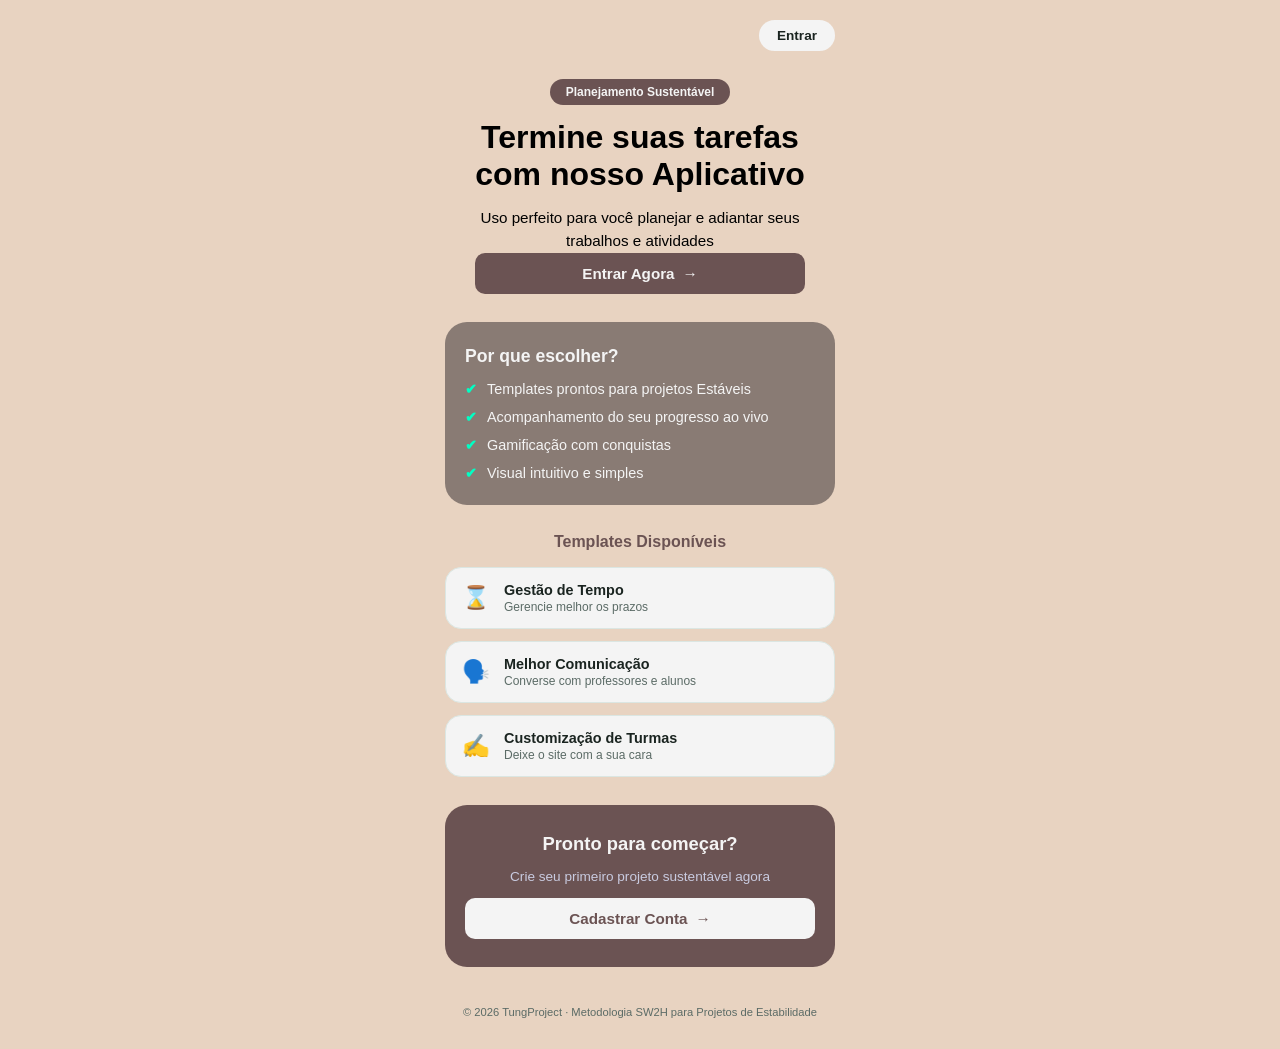
<file: index.html>
<!DOCTYPE html>
<html lang="pt-BR">
<head>
  <meta charset="UTF-8">
  <meta name="viewport" content="width=device-width, initial-scale=1.0">
  <title>TungProject - Planejamento Sustentável</title>
  <link rel="stylesheet" href="style.css">
</head>
<body>
 
  <div class="app">
 
    <!-- ===== HEADER ===== -->
    <header class="header">
      <button id="btn-entrar" class="btn btn-ghost">Entrar</button>
    </header>
 
    <!-- ===== HERO ===== -->
    <section class="hero">
      <span class="badge">Planejamento Sustentável</span>
      <h1 class="hero-title">Termine suas tarefas com nosso Aplicativo</h1>
      <p class="hero-subtitle">
    
        Uso perfeito para você planejar e adiantar seus trabalhos e atividades
      <button id="btn-comecar" class="btn btn-primary">
        Entrar Agora <span class="arrow">→</span>
      </button>
    </section>
 
    <!-- ===== POR QUE ESCOLHER ===== -->
    <section class="section">
      <div class="highlight-box">
        <h2 class="highlight-title">Por que escolher?</h2>
        <ul class="check-list">
          <li><span class="check-icon">✔</span> Templates prontos para projetos Estáveis</li>
          <li><span class="check-icon">✔</span> Acompanhamento do seu progresso ao vivo</li>
          <li><span class="check-icon">✔</span> Gamificação com conquistas</li>
          <li><span class="check-icon">✔</span> Visual intuitivo e simples</li>
        </ul>
      </div>
    </section>
 
    <!-- ===== TEMPLATES DISPONÍVEIS ===== -->
    <section class="section">
      <h2 class="section-title section-title-accent">Templates Disponíveis</h2>
 
      <div class="template-list" id="templates-list">
        <button class="template-item" data-template="residuos">
          <span class="template-icon">⌛​</span>
          <span class="template-text">
            <span class="template-title">Gestão de Tempo</span>
            <span class="template-desc">Gerencie melhor os prazos</span>
          </span>
        </button>
 
        <button class="template-item" data-template="recursos">
          <span class="template-icon">🗣️​</span>
          <span class="template-text">
            <span class="template-title">Melhor Comunicação</span>
            <span class="template-desc">Converse com professores e alunos</span>
          </span>
        </button>
 
        <button class="template-item" data-template="horta">
          <span class="template-icon">✍️​</span>
          <span class="template-text">
            <span class="template-title">Customização de Turmas</span>
            <span class="template-desc">Deixe o site com a sua cara</span>
          </span>
        </button>
      </div>
    </section>
 
    <!-- ===== CTA FINAL ===== -->
    <section class="section">
      <div class="cta-box">
        <h2 class="cta-title">Pronto para começar?</h2>
        <p class="cta-subtitle">Crie seu primeiro projeto sustentável agora</p>
        <button id="btn-criar-conta" class="btn btn-light">
          Cadastrar Conta <span class="arrow">→</span>
        </button>
      </div>
    </section>
 
    <!-- ===== FOOTER ===== -->
    <footer class="footer">
      <p>© 2026 TungProject · Metodologia SW2H para Projetos de Estabilidade</p>
    </footer>
 
  </div>
 
  <script src="script.js"></script>
</body>
</html>
</file>
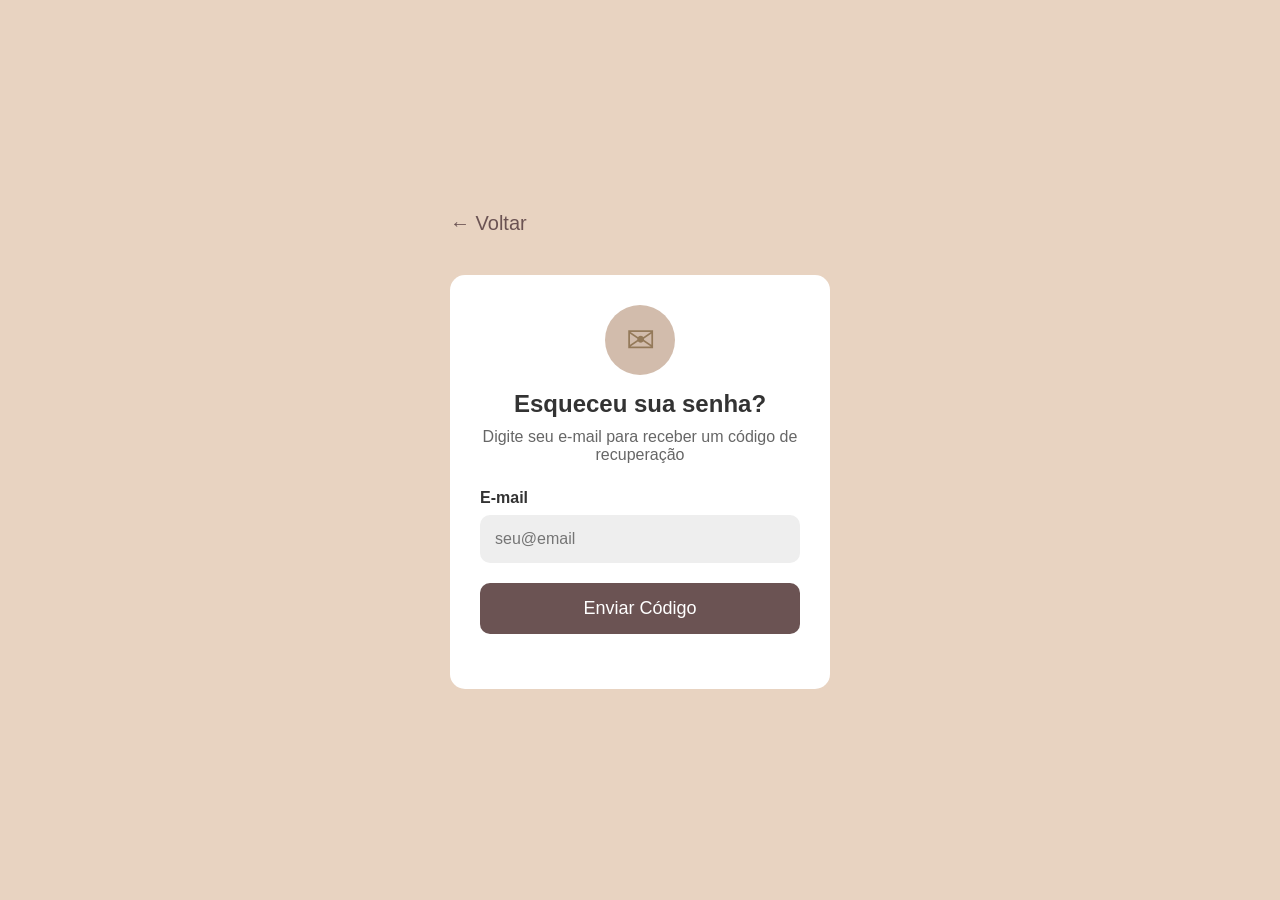
<file: esqueceu-senha.html>
<!DOCTYPE html>
<html lang="pt-BR">
<head>
    <meta charset="UTF-8">
    <meta name="viewport" content="width=device-width, initial-scale=1.0">
    <title>Recuperar Senha</title>
    <link rel="stylesheet" href="esqueceu-senha.css">
</head>
<body>

<div class="container">

    <a href="login.html" class="voltar">← Voltar</a>

    <div class="card">

        <div class="icone">✉</div>

        <h2>Esqueceu sua senha?</h2>

        <p>
            Digite seu e-mail para receber um código de recuperação
        </p>

        <label>E-mail</label>

        <input
            type="email"
            id="email"
            placeholder="seu@email"
        >

        <button id="btnEnviar" class="entrar">
            Enviar Código
        </button>

        <p id="mensagem"></p>

    </div>

</div>

<script src="esqueceu-senha.js"></script>

</body>
</html>
</file>
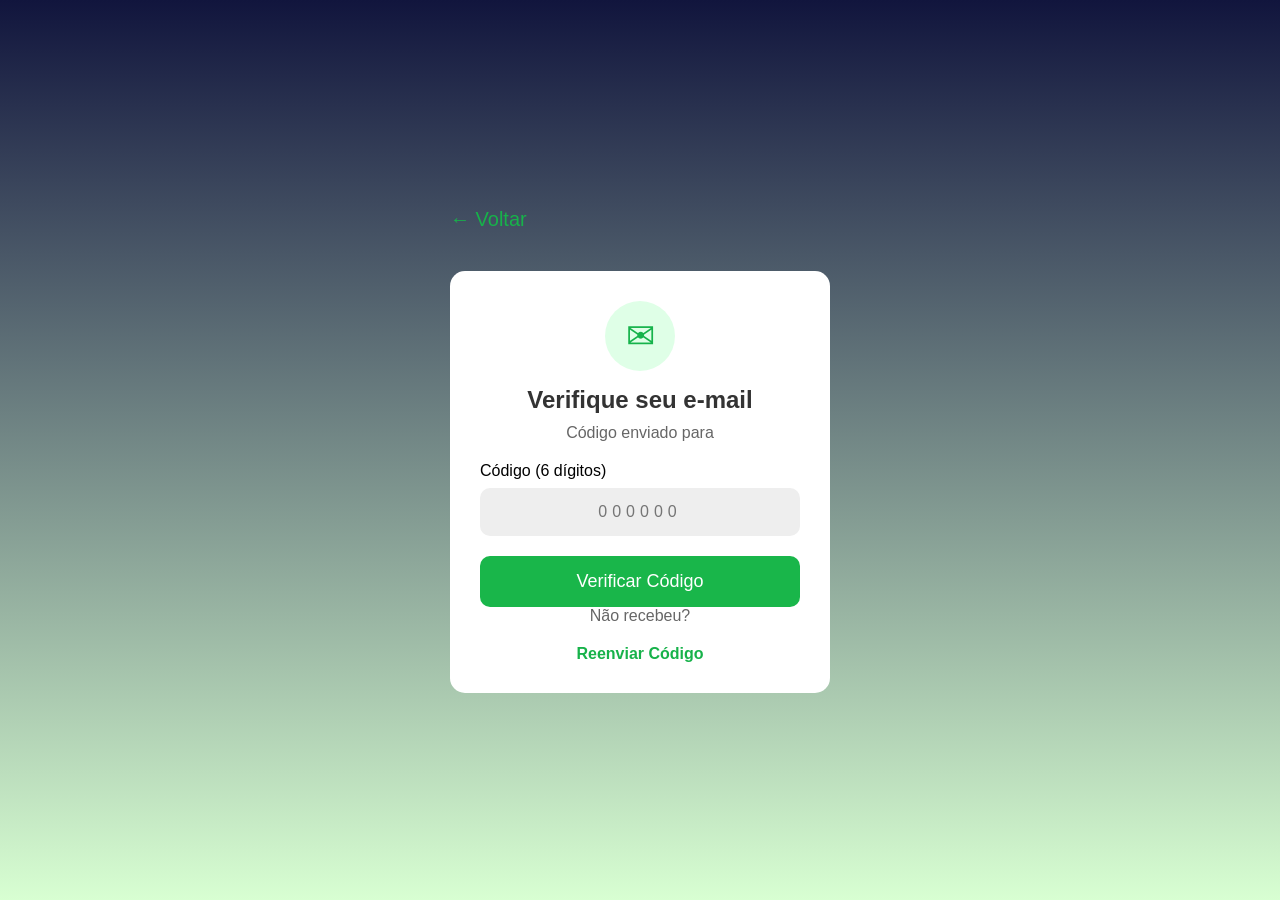
<file: verificar-codigo.html>
<!DOCTYPE html>
<html lang="pt-BR">
<head>
    <meta charset="UTF-8">
    <meta name="viewport" content="width=device-width, initial-scale=1.0">
    <title>Verificar Código</title>
    <link rel="stylesheet" href="verificar-codigo.css">
</head>
<body>

<div class="container">

    <a href="esqueceu-senha.html" class="voltar">← Voltar</a>

    <div class="card">

        <div class="icone">✉</div>

        <h2>Verifique seu e-mail</h2>

        <p>
            Código enviado para
            <br>
            <strong id="emailUsuario"></strong>
        </p>

        <label>Código (6 dígitos)</label>

        <input
            type="text"
            id="codigo"
            maxlength="6"
            placeholder="000000"
        >

        <button class="entrar">
            Verificar Código
        </button>

        <p>Não recebeu?</p>

        <a href="#">Reenviar Código</a>

    </div>

</div>

<script>
const email = localStorage.getItem("emailRecuperacao");
document.getElementById("emailUsuario").textContent = email || "";
</script>

</body>
</html>
</file>
<file: style.css>
/* =========================================================
   EcoProject — base de estilos
   Paleta pode ser trocada depois: basta editar as variáveis
   abaixo em :root.
   ========================================================= */
 
:root {
  /* Cores principais (paleta provisória — troquem à vontade) */
  --color-bg: #e8d3c1;
  --color-bg-soft: #e8d3c1;
  --color-primary: #6b5353;
  --color-primary-dark: #0e0a1170;

  --color-primary-light: #e4f3ef;
  --color-accent: #2f6fed;
  --color-dark-box: #6b5353;
  --color-primary-light: #000000;
  --color-accent: #000000;
  --color-dark-box: #6b5353;

  --color-text: #1a2420;
  --color-text-muted: #5b6b66;
  --color-white: #f4f4f4;
  --color-border: #dbe6e2;
 
  /* Tipografia */
  --font-heading: "Segoe UI", "Helvetica Neue", Arial, sans-serif;
  --font-body: "Segoe UI", "Helvetica Neue", Arial, sans-serif;
 
  /* Espaçamentos */
  --radius-sm: 10px;
  --radius-md: 16px;
  --radius-lg: 22px;
  --gap: 16px;
}
 
* {
  box-sizing: border-box;
}
 
body {
  margin: 0;
  font-family: var(--font-body);
  color: var(--color-text);
  background: linear-gradient(
    180deg,
    var(--color-bg) 0%,
    var(--color-bg) 25%,
    var(--color-bg-soft) 55%
  );

  display: flex;
  justify-content: center;
  min-height: 100vh;
}
 
.app {
  width: 100%;
  max-width: 430px;
  margin: 0 auto;
  padding: 20px;
  display: flex;
  flex-direction: column;
  gap: 28px;
}
 
/* ===== HEADER ===== */
.header {
  width: 100%;
  display: flex;
  justify-content: flex-end;
}
 
/* ===== BOTÕES ===== */
.btn {
  cursor: pointer;
  border: none;
  border-radius: var(--radius-sm);
  font-family: inherit;
  font-weight: 600;
  font-size: 0.95rem;
  padding: 12px 20px;
  display: inline-flex;
  align-items: center;
  justify-content: center;
  gap: 8px;
  transition: transform 0.15s ease, opacity 0.15s ease;
}
 
.btn:hover {
  opacity: 0.9;
}
 
.btn:active {
  transform: scale(0.98);
}
 
.btn:focus-visible {
  outline: 3px solid var(--color-accent);
  outline-offset: 2px;
}
 
.btn-ghost {
  background: var(--color-white);
  color: var(--color-text);
  padding: 8px 18px;
  border-radius: 999px;
  font-size: 0.85rem;
}
 
.btn-primary {
  background: var(--color-primary);
  color: var(--color-white);

  width: 100%;
  max-width: 340px;
}
 
.btn-light {
  background: var(--color-white);
  color: var(--color-dark-box);
  width: 100%;
}
 
.arrow {
  font-weight: 700;
}
 
/* ===== HERO ===== */
.hero {
  width: 100%;
  text-align: center;
  display: flex;
  flex-direction: column;
  align-items: center;
  gap: 14px;

}
 
.badge {
  background: var(--color-primary);
  color: var(--color-white);
  font-size: 0.75rem;
  font-weight: 600;
  padding: 6px 16px;
  border-radius: 999px;
}
 
.hero-title {
  margin: 0;
  font-family: var(--font-heading);
  font-size: 2rem;
  font-weight: 700;
  color: var(--color-primary-light);
}
 
.hero-subtitle {
  margin: 0;
  font-size: 0.95rem;
  color: #000;
  line-height: 1.5;
  width: 100%;
  max-width: 330px;
}
 
/* ===== SEÇÕES ===== */
.section {
  display: flex;
  flex-direction: column;
  gap: 16px;
}
 
.section-title {
  text-align: center;
  font-size: 1rem;
  font-weight: 700;
  margin: 0;
  color: var(--color-text);
}
 
.section-title-accent {
  color: var(--color-primary);
}
 
/* ===== CARDS DE RECURSOS ===== */
.cards-grid {
  display: grid;
  grid-template-columns: 1fr 1fr;
  gap: var(--gap);
}
 
.card {
  background: var(--color-white);
  border: 1px solid var(--color-border);
  border-radius: var(--radius-md);
  padding: 20px 14px;
  display: flex;
  flex-direction: column;
  align-items: center;
  text-align: center;
  gap: 6px;
  cursor: pointer;
  font-family: inherit;
}
 
.card:hover {
  border-color: var(--color-primary);
}
 
.card-icon {
  font-size: 1.6rem;
  margin-bottom: 4px;
}
 
.card-title {
  font-weight: 700;
  font-size: 0.9rem;
  color: var(--color-text);
}
 
.card-desc {
  font-size: 0.75rem;
  color: var(--color-text-muted);
}
 
/* ===== POR QUE ESCOLHER ===== */
.highlight-box {
  width: 100%;
  background: var(--color-primary-dark);
  color: var(--color-white);
  border-radius: var(--radius-lg);
  padding: 24px 20px;
}
 
.highlight-title {
  margin: 0 0 14px;
  font-size: 1.1rem;
  font-weight: 700;
}
 
.check-list {
  list-style: none;
  margin: 0;
  padding: 0;
  display: flex;
  flex-direction: column;
  gap: 12px;
  font-size: 0.9rem;
}
 
.check-list li {
  display: flex;
  align-items: center;
  gap: 10px;
}
 
.check-icon {

  color: #26ffc9;

  color: #01ffc4;

  font-weight: 700;
}
 
/* ===== TEMPLATES ===== */
.template-list {
  display: flex;
  flex-direction: column;
  gap: 12px;
}
 
.template-item {
  width: 100%;
  background: var(--color-white);
  border: 1px solid var(--color-border);
  border-radius: var(--radius-md);
  padding: 14px 16px;
  display: flex;
  align-items: center;
  gap: 14px;
  cursor: pointer;
  font-family: inherit;
  text-align: left;
}
 
.template-item:hover {
  border-color: var(--color-primary);
}
 
.template-icon {
  font-size: 1.4rem;
}
 
.template-text {
  display: flex;
  flex-direction: column;
  gap: 2px;
}
 
.template-title {
  font-weight: 700;
  font-size: 0.9rem;
  color: var(--color-text);
}
 
.template-desc {
  font-size: 0.75rem;
  color: var(--color-text-muted);
}
 
/* ===== CTA FINAL ===== */
.cta-box {
  width: 100%;
  background: var(--color-dark-box);
  color: var(--color-white);
  border-radius: var(--radius-lg);
  padding: 28px 20px;
  text-align: center;
  display: flex;
  flex-direction: column;
  gap: 14px;
  align-items: center;
}
 
.cta-title {
  margin: 0;
  font-size: 1.15rem;
  font-weight: 700;
}
 
.cta-subtitle {
  margin: 0;
  font-size: 0.85rem;
  color: #c9cbe0;
}
 
/* ===== FOOTER ===== */
.footer {
  width: 100%;
  text-align: center;
  font-size: 0.7rem;
  color: var(--color-text-muted);
}
 
/* ===== RESPONSIVO ===== */
@media (max-width: 360px) {
  .cards-grid {
    grid-template-columns: 1fr;
  }
}
 
/* Respeita usuários que preferem menos animação */
@media (prefers-reduced-motion: reduce) {
  * {
    transition: none !important;
  }
}
img {
  max-width: 100%;
  display: block;
}

button {
  max-width: 100%;
}

.section {
  width: 100%;
}

@media (max-width: 480px) {

  .app {
    padding: 16px;
  }

  .hero-title {
    font-size: 1.8rem;
  }

  .hero-subtitle {
    max-width: 100%;
  }

  .btn-primary,
  .btn-light {
    width: 100%;
  }

  .highlight-box,
  .cta-box {
    padding: 20px;
  }
}
</file>
<file: esqueceu-senha.css>
*{
    margin:0;
    padding:0;
    box-sizing:border-box;
    font-family:Arial, Helvetica, sans-serif;
}

body{
    background-color: #e8d3c1;
    height:100vh;
    display:flex;
    justify-content:center;
    align-items:center;
}

.container{
    width:380px;
}

.voltar{
    color:#6b5353;
    text-decoration:none;
    font-size:20px;
}

.card{
    margin-top:40px;
    background:#fff;
    border-radius:15px;
    padding:30px;
    text-align:center;
}

.icone{
    width:70px;
    height:70px;
    border-radius:50%;
    background:#d2bcac;;
    color:#947959;
    display:flex;
    justify-content:center;
    align-items:center;
    font-size:35px;
    margin:0 auto 15px;
}

.card h2{
    margin-bottom:10px;
    color:#333;
}

.card p{
    color:#666;
    margin-bottom:25px;
}

label{
    display:block;
    text-align:left;
    margin-bottom:8px;
    font-size: 16px;
    font-weight: bold;
    color: #333;
}

input{
    width:100%;
    padding:15px;
    border:none;
    background:#eee;
    border-radius:10px;
    margin-bottom:20px;
    font-size:16px;
}

.entrar{
    width:100%;
    padding:15px;
    border:none;
    border-radius:10px;
    background:#6b5353;
    color:white;
    font-size:18px;
    cursor:pointer;
    transition:.3s;
}

.entrar:hover{
    background:#11943b;
}

#mensagem{
    margin-top:20px;
    font-weight:bold;
}
</file>
<file: verificar-codigo.css>
*{
    margin:0;
    padding:0;
    box-sizing:border-box;
    font-family:Arial, Helvetica, sans-serif;
}

body{
    background:linear-gradient(180deg,#11153d,#d8ffd2);
    height:100vh;
    display:flex;
    justify-content:center;
    align-items:center;
}

.container{
    width:380px;
}

.voltar{
    color:#17b24a;
    text-decoration:none;
    font-size:20px;
}

.card{
    margin-top:40px;
    background:#fff;
    border-radius:15px;
    padding:30px;
    text-align:center;
}

.icone{
    width:70px;
    height:70px;
    border-radius:50%;
    background:#dfffe7;
    color:#16b34b;
    display:flex;
    justify-content:center;
    align-items:center;
    font-size:35px;
    margin:0 auto 15px;
}

.card h2{
    margin-bottom:10px;
    color:#333;
}

.card p{
    color:#666;
    margin-bottom:20px;
}

label{
    display:block;
    text-align:left;
    margin-bottom:8px;
}

input{
    width:100%;
    padding:15px;
    border:none;
    background:#eee;
    border-radius:10px;
    margin-bottom:20px;
    font-size:16px;
    text-align:center;
    letter-spacing:5px;
}

.entrar{
    width:100%;
    padding:15px;
    border:none;
    border-radius:10px;
    background:#19b64a;
    color:#fff;
    font-size:18px;
    cursor:pointer;
}

.entrar:hover{
    background:#574343
}

.card a{
    color:#17b24a;
    text-decoration:none;
    font-weight:bold;
}
</file>
